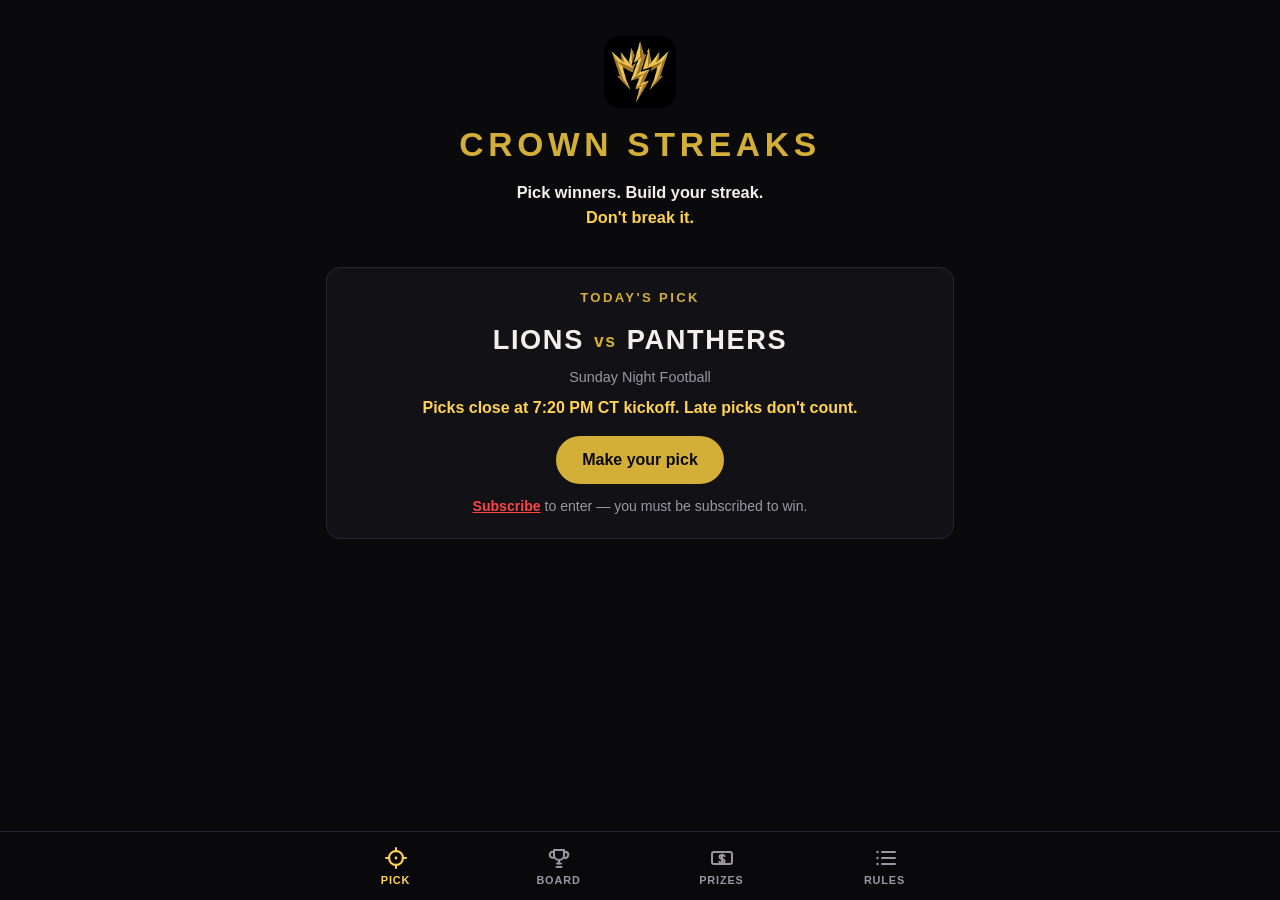
<file: index.html>
<!DOCTYPE html>
<html lang="en">
<head>
<meta charset="utf-8">
<meta name="viewport" content="width=device-width,initial-scale=1,viewport-fit=cover">
<title>Crown Streaks — Pick winners. Build your streak.</title>
<meta name="description" content="Crown Streaks on Crowned Cards: pick the winner every day, earn 100x your streak in points. Free to play. Top 3 point totals win the monthly cash jackpot.">
<meta property="og:title" content="Crown Streaks — Pick winners. Build your streak.">
<meta property="og:description" content="One pick a day. Correct picks earn 100x your streak in points. Wrong or miss and your streak resets. Top 3 point totals win the cash jackpot. Free to play.">
<meta property="og:type" content="website">
<meta property="og:url" content="https://david80023216.github.io/crowned-cards-leaderboard/">
<meta property="og:image" content="https://david80023216.github.io/crowned-cards-leaderboard/og-image.png">
<meta name="twitter:card" content="summary_large_image">
<meta name="theme-color" content="#0a0a0c">
<meta name="mobile-web-app-capable" content="yes">
<meta name="apple-mobile-web-app-capable" content="yes">
<meta name="apple-mobile-web-app-status-bar-style" content="black-translucent">
<meta name="apple-mobile-web-app-title" content="Crown Streaks">
<link rel="manifest" href="manifest.json">
<link rel="icon" type="image/png" sizes="192x192" href="icon-192.png">
<link rel="apple-touch-icon" href="icon-192.png">
<style>
  :root{
    --bg:#0a0a0c; --panel:#121216; --panel2:#17171d;
    --gold:#d4af37; --gold-hi:#ffd34d; --gold-dim:#8a6f24;
    --text:#f2f0ea; --muted:#9a97a0; --line:#26262e;
    --green:#3ddc74;
  }
  *{box-sizing:border-box}
  html,body{margin:0;padding:0}
  body{
    background:var(--bg); color:var(--text);
    font-family:-apple-system,BlinkMacSystemFont,"Segoe UI",Roboto,Helvetica,Arial,sans-serif;
    -webkit-font-smoothing:antialiased; line-height:1.5;
  }
  .wrap{max-width:660px;margin:0 auto;padding:0 16px 118px}
  header.hero{text-align:center;padding:36px 12px 20px}
  .crown{width:72px;height:72px;margin:0 auto 12px;display:block;border-radius:16px;animation:boltEnergy 2.2s ease-in-out infinite}
  @keyframes boltEnergy{
    0%,100%{filter:brightness(1) drop-shadow(0 0 6px rgba(255,215,0,.5))}
    15%{filter:brightness(1.35) drop-shadow(0 0 14px rgba(255,215,0,.85))}
    30%{filter:brightness(1) drop-shadow(0 0 6px rgba(255,215,0,.5))}
    45%{filter:brightness(1.2) drop-shadow(0 0 10px rgba(255,215,0,.7))}
    60%,100%{filter:brightness(1) drop-shadow(0 0 6px rgba(255,215,0,.5))}
  }
  h1.brand{margin:0;font-size:2.1rem;letter-spacing:.14em;font-weight:800;color:var(--gold)}
  p.tagline{margin:10px 0 0;font-size:1.02rem;color:var(--text);font-weight:600}
  p.tagline span{color:var(--gold-hi)}
  .live-dot{display:inline-block;width:8px;height:8px;border-radius:50%;background:var(--green);margin-right:6px;vertical-align:1px}
  section.card{
    background:var(--panel);border:1px solid var(--line);border-radius:14px;
    padding:20px 18px;margin:18px 0;
  }
  section.card h2{
    margin:0 0 12px;font-size:.82rem;letter-spacing:.18em;text-transform:uppercase;
    color:var(--gold);font-weight:800;
  }
  ol.steps{list-style:none;margin:0;padding:0;display:grid;gap:12px}
  ol.steps li{display:flex;gap:12px;align-items:flex-start}
  .n{
    flex:0 0 30px;height:30px;border-radius:50%;border:2px solid var(--gold);
    color:var(--gold);font-weight:800;display:flex;align-items:center;justify-content:center;
    font-size:.95rem;
  }
  .steps p{margin:2px 0 0;color:var(--muted);font-size:.95rem}
  .steps p strong{color:var(--text)}
  .pick{background:linear-gradient(180deg,#17171d,#101014);border:1px solid var(--gold-dim);text-align:center}
  .pick .vs{font-size:1.7rem;font-weight:800;letter-spacing:.06em;margin:6px 0}
  .pick .vs .sep{color:var(--gold);margin:0 10px;font-size:1.1rem;vertical-align:2px}
  .pick .cutoff{color:var(--gold-hi);font-weight:700;margin:8px 0 2px}
  .pick .sub{color:var(--muted);font-size:.9rem;margin:0}
  .cta{
    display:inline-block;margin-top:14px;padding:12px 26px;border-radius:999px;
    background:var(--gold);color:#0a0a0c;font-weight:800;text-decoration:none;font-size:1rem;
  }
  .sub-required{margin:12px 0 0;font-size:.88rem;color:var(--muted)}
  .sub-required a{color:#ff4444;font-weight:800;text-decoration:underline}
  table.board{width:100%;border-collapse:collapse;font-size:.95rem}
  table.board th{
    text-align:left;font-size:.72rem;letter-spacing:.12em;text-transform:uppercase;
    color:var(--muted);font-weight:700;padding:8px 6px;border-bottom:1px solid var(--line);
  }
  table.board td{padding:10px 6px;border-bottom:1px solid var(--line)}
  table.board tr:last-child td{border-bottom:0}
  .rank{color:var(--gold);font-weight:800;width:44px}
  .streak{font-weight:800;font-size:1.15rem;color:var(--gold-hi);text-align:right}
  .long{color:#aaff00;text-align:right;font-weight:700;animation:streakPulse 1.6s ease-in-out infinite}
  @keyframes streakPulse{0%,100%{opacity:1;text-shadow:0 0 8px rgba(170,255,0,.6)}50%{opacity:.65;text-shadow:0 0 2px rgba(170,255,0,.2)}}
  .demo-note{font-size:.82rem;color:var(--muted);margin:10px 0 0;font-style:italic}
  .search{width:100%;margin:12px 0 8px;padding:10px 14px;font-size:.95rem;border:1px solid var(--line);border-radius:10px;background:var(--panel2);color:var(--text);outline:none}
  .search:focus{border-color:var(--gold-dim)}
  .search::placeholder{color:var(--muted)}
  table.board thead th{position:sticky;top:0;background:var(--panel);z-index:2}
  #tab-board .card{padding-bottom:14px}
  .prizes{display:grid;gap:14px}
  .prize{
    display:flex;gap:14px;align-items:center;background:var(--panel2);
    border:1px solid var(--line);border-radius:12px;padding:12px;
  }
  .prize.first{border-color:var(--gold)}
  .prize img{width:84px;height:auto;border-radius:8px;flex:0 0 84px;background:#000}
  .prize .place{font-size:.72rem;letter-spacing:.14em;text-transform:uppercase;color:var(--gold);font-weight:800}
  .prize .name{font-weight:700;margin:2px 0;color:#aaff00}
  .prize .val{color:var(--muted);font-size:.88rem}
  .budget{font-size:.85rem;color:var(--muted);margin:12px 0 0}
  ul.rules{margin:0;padding:0;list-style:none;display:grid;gap:10px;font-size:.95rem;color:var(--muted)}
  ul.rules li{padding-left:22px;position:relative}
  ul.rules li::before{content:"";position:absolute;left:2px;top:9px;width:8px;height:8px;border-radius:50%;background:var(--gold)}
  ul.rules strong{color:var(--text)}
  footer{text-align:center;color:var(--muted);font-size:.85rem;padding:26px 0 10px}
  footer a{color:var(--gold);text-decoration:none;font-weight:700}
  .season{display:inline-block;margin-top:8px;padding:4px 14px;border:1px solid var(--gold-dim);border-radius:999px;color:var(--gold-hi);font-size:.78rem;letter-spacing:.14em;text-transform:uppercase}
  /* ---- bottom tab bar ---- */
  .tabbar{
    position:fixed;left:0;right:0;bottom:0;z-index:50;
    background:rgba(10,10,12,.97);backdrop-filter:blur(12px);-webkit-backdrop-filter:blur(12px);
    border-top:1px solid var(--line);
    padding-bottom:env(safe-area-inset-bottom);
  }
  .tabbar-inner{
    max-width:660px;margin:0 auto;display:grid;grid-template-columns:repeat(4,1fr);
    padding:8px 4px;
  }
  .tabbtn{
    display:flex;flex-direction:column;align-items:center;gap:4px;
    background:none;border:0;color:var(--muted);cursor:pointer;
    font-size:.68rem;font-weight:700;letter-spacing:.08em;text-transform:uppercase;
    font-family:inherit;padding:6px 0;
  }
  .tabbtn svg{width:24px;height:24px;stroke:currentColor;fill:none;stroke-width:2;stroke-linecap:round;stroke-linejoin:round}
  .tabbtn.active{color:var(--gold-hi)}
  .tabview{display:none}
  .tabview.active{display:block;animation:tabIn .18s ease-out}
  @keyframes tabIn{from{opacity:0;transform:translateY(6px)}to{opacity:1;transform:none}}
</style>
</head>
<body>
<div class="wrap">

  <header class="hero">
    <img class="crown" src="logo.webp" alt="Crown Streaks logo" width="72" height="72">
    <h1 class="brand">CROWN STREAKS</h1>
    <p class="tagline">Pick winners. Build your streak.<br><span>Don't break it.</span></p>
  </header>

  <!-- ============ TAB: PICK ============ -->
  <div class="tabview" id="tab-pick" role="tabpanel" aria-label="Today's pick">
    <!-- ============================================================
         TODAY'S PICK — EDIT DAILY
         Change the teams and cutoff below, then push the page.
         ============================================================ -->
    <section class="card pick" id="todays-pick">
      <h2>Today's pick</h2>
      <div class="vs">LIONS<span class="sep">vs</span>PANTHERS</div>
      <p class="sub">Sunday Night Football</p>
      <p class="cutoff">Picks close at 7:20 PM CT kickoff. Late picks don't count.</p>
      <a class="cta" href="https://www.youtube.com/shorts/LUgtOCJSLdQ">Make your pick</a>
      <p class="sub-required"><a href="https://www.youtube.com/@CrownedCards?sub_confirmation=1">Subscribe</a> to enter — you must be subscribed to win.</p>
    </section>
  </div>

  <!-- ============ TAB: BOARD ============ -->
  <div class="tabview" id="tab-board" role="tabpanel" aria-label="Points leaderboard">
    <section class="card">
      <h2>Points leaderboard</h2>
      <input type="search" id="playerSearch" class="search" placeholder="Search players..." aria-label="Search players">
      <table class="board" aria-label="Points leaderboard">
        <thead>
          <tr><th>Rank</th><th>Player</th><th style="text-align:right">Points</th><th style="text-align:right">Streak</th></tr>
        </thead>
        <tbody id="boardBody">
          <tr><td colspan="4" style="text-align:center;color:var(--muted);padding:24px 6px">No players yet — be the first to make your pick!</td></tr>
        </tbody>
      </table>
      <p class="demo-note">Live standings — updated Oct 04, 10:01 PM UTC. Ranked by total points; ties broken by longest streak.</p>
    </section>
  </div>

  <!-- ============ TAB: PRIZES ============ -->
  <div class="tabview" id="tab-prizes" role="tabpanel" aria-label="Monthly jackpot">
    <section class="card">
      <h2>Monthly jackpot — $100 cash</h2>
      <div class="prizes">
        <div class="prize first">
          <div>
            <div class="place">1st place</div>
            <div class="name">$50 cash</div>
            <div class="val">Most points in the month</div>
          </div>
        </div>
        <div class="prize">
          <div>
            <div class="place">2nd place</div>
            <div class="name">$30 cash</div>
            <div class="val">2nd-most points</div>
          </div>
        </div>
        <div class="prize">
          <div>
            <div class="place">3rd place</div>
            <div class="name">$20 cash</div>
            <div class="val">3rd-most points</div>
          </div>
        </div>
      </div>
      <p class="budget">The pot pays out when the month hits <strong>500 total picks</strong>. Fall short and the $100 <strong>rolls over</strong> — the jackpot grows every month until it hits. Split 50/30/20. Winners must be subscribed to Crowned Cards.</p>
    </section>
  </div>

  <!-- ============ TAB: RULES ============ -->
  <div class="tabview" id="tab-rules" role="tabpanel" aria-label="Rules">
    <section class="card">
      <h2><span class="live-dot"></span>How to play</h2>
      <ol class="steps">
        <li><div class="n">1</div><p><strong>Watch today's pick video</strong> on Crowned Cards.</p></li>
        <li><div class="n">2</div><p><strong>Comment your one-word pick</strong> before kickoff. Example: <strong>LIONS</strong></p></li>
        <li><div class="n">3</div><p><strong>Get it right, earn 100 × your streak.</strong> 1st in a row = 100 pts, 2nd = 200, 3rd = 300. Wrong or miss — streak resets, but you keep your points.</p></li>
      </ol>
    </section>

    <section class="card">
      <h2>The rules</h2>
      <ul class="rules">
        <li><strong>One pick per day.</strong> Comment your one-word pick on the day's pick video.</li>
        <li><strong>Before kickoff only.</strong> Comments during or after the game don't count.</li>
        <li><strong>Correct pick:</strong> earn 100 × your current streak. 1st in a row = 100 pts, 2nd = 200, 3rd = 300, and so on.</li>
        <li><strong>Wrong pick or missed video:</strong> your streak resets to zero, but you keep all banked points.</li>
        <li><strong>Monthly winners:</strong> the 3 highest point totals win the jackpot (50/30/20 split).</li>
        <li><strong>Jackpot threshold:</strong> 500 total picks unlocks the payout. Fall short and the $100 rolls over.</li>
        <li><strong>Tiebreaker:</strong> longest streak ranks higher.</li>
        <li><strong>Free to play.</strong> No entry fee, ever. Winners must be subscribed.</li>
      </ul>
    </section>

    <footer>
      <a href="https://www.youtube.com/@CrownedCards">Crowned Cards on YouTube</a>
      <br><span class="season">Season 1</span>
    </footer>
  </div>

</div>

<nav class="tabbar" role="tablist" aria-label="App sections">
  <div class="tabbar-inner">
    <button class="tabbtn" data-tab="pick" role="tab" aria-selected="true" aria-controls="tab-pick">
      <svg viewBox="0 0 24 24"><circle cx="12" cy="12" r="7"/><path d="M12 2v3.5M12 18.5V22M2 12h3.5M18.5 12H22"/><circle cx="12" cy="12" r="1.4" fill="currentColor" stroke="none"/></svg>
      <span>Pick</span>
    </button>
    <button class="tabbtn" data-tab="board" role="tab" aria-selected="false" aria-controls="tab-board">
      <svg viewBox="0 0 24 24"><path d="M7 4h10v5a5 5 0 0 1-10 0V4z"/><path d="M7 6H4.5A2.5 2.5 0 0 0 7 11.5"/><path d="M17 6h2.5A2.5 2.5 0 0 1 17 11.5"/><path d="M12 14v3.5"/><path d="M9.5 21h5"/><path d="M10 17.5h4"/></svg>
      <span>Board</span>
    </button>
    <button class="tabbtn" data-tab="prizes" role="tab" aria-selected="false" aria-controls="tab-prizes">
      <svg viewBox="0 0 24 24"><rect x="2" y="6" width="20" height="12" rx="2"/><path d="M12 8.5v7"/><path d="M14.6 10.1c-.6-.7-1.5-1-2.6-1-1.4 0-2.5.8-2.5 1.9 0 2.7 5 1.3 5 4 0 1.1-1.1 1.9-2.5 1.9-1.1 0-2-.4-2.6-1.1"/></svg>
      <span>Prizes</span>
    </button>
    <button class="tabbtn" data-tab="rules" role="tab" aria-selected="false" aria-controls="tab-rules">
      <svg viewBox="0 0 24 24"><path d="M9 6h13M9 12h13M9 18h13"/><circle cx="4.5" cy="6" r="1.2" fill="currentColor" stroke="none"/><circle cx="4.5" cy="12" r="1.2" fill="currentColor" stroke="none"/><circle cx="4.5" cy="18" r="1.2" fill="currentColor" stroke="none"/></svg>
      <span>Rules</span>
    </button>
  </div>
</nav>

<script>
(function(){
  // ---- tab switching ----
  var views={
    pick:document.getElementById('tab-pick'),
    board:document.getElementById('tab-board'),
    prizes:document.getElementById('tab-prizes'),
    rules:document.getElementById('tab-rules')
  };
  var btns=document.querySelectorAll('.tabbtn');
  function showTab(name){
    if(!views[name])return;
    for(var k in views){views[k].classList.toggle('active',k===name);}
    btns.forEach(function(b){
      var on=b.dataset.tab===name;
      b.classList.toggle('active',on);
      b.setAttribute('aria-selected',on?'true':'false');
    });
    window.scrollTo(0,0);
  }
  btns.forEach(function(b){
    b.addEventListener('click',function(){showTab(b.dataset.tab);});
  });
  showTab('pick');

  // ---- player search filter (Board tab) ----
  var input=document.getElementById('playerSearch');
  var body=document.getElementById('boardBody');
  if(input&&body){
    input.addEventListener('input',function(){
      var q=input.value.trim().toLowerCase();
      var rows=body.getElementsByTagName('tr');
      for(var i=0;i<rows.length;i++){
        var cells=rows[i].getElementsByTagName('td');
        if(cells.length<2)continue;
        var name=cells[1].textContent.toLowerCase();
        rows[i].style.display=(!q||name.indexOf(q)!==-1)?'':'none';
      }
    });
  }
})();
</script>
</body>
</html>
</file>
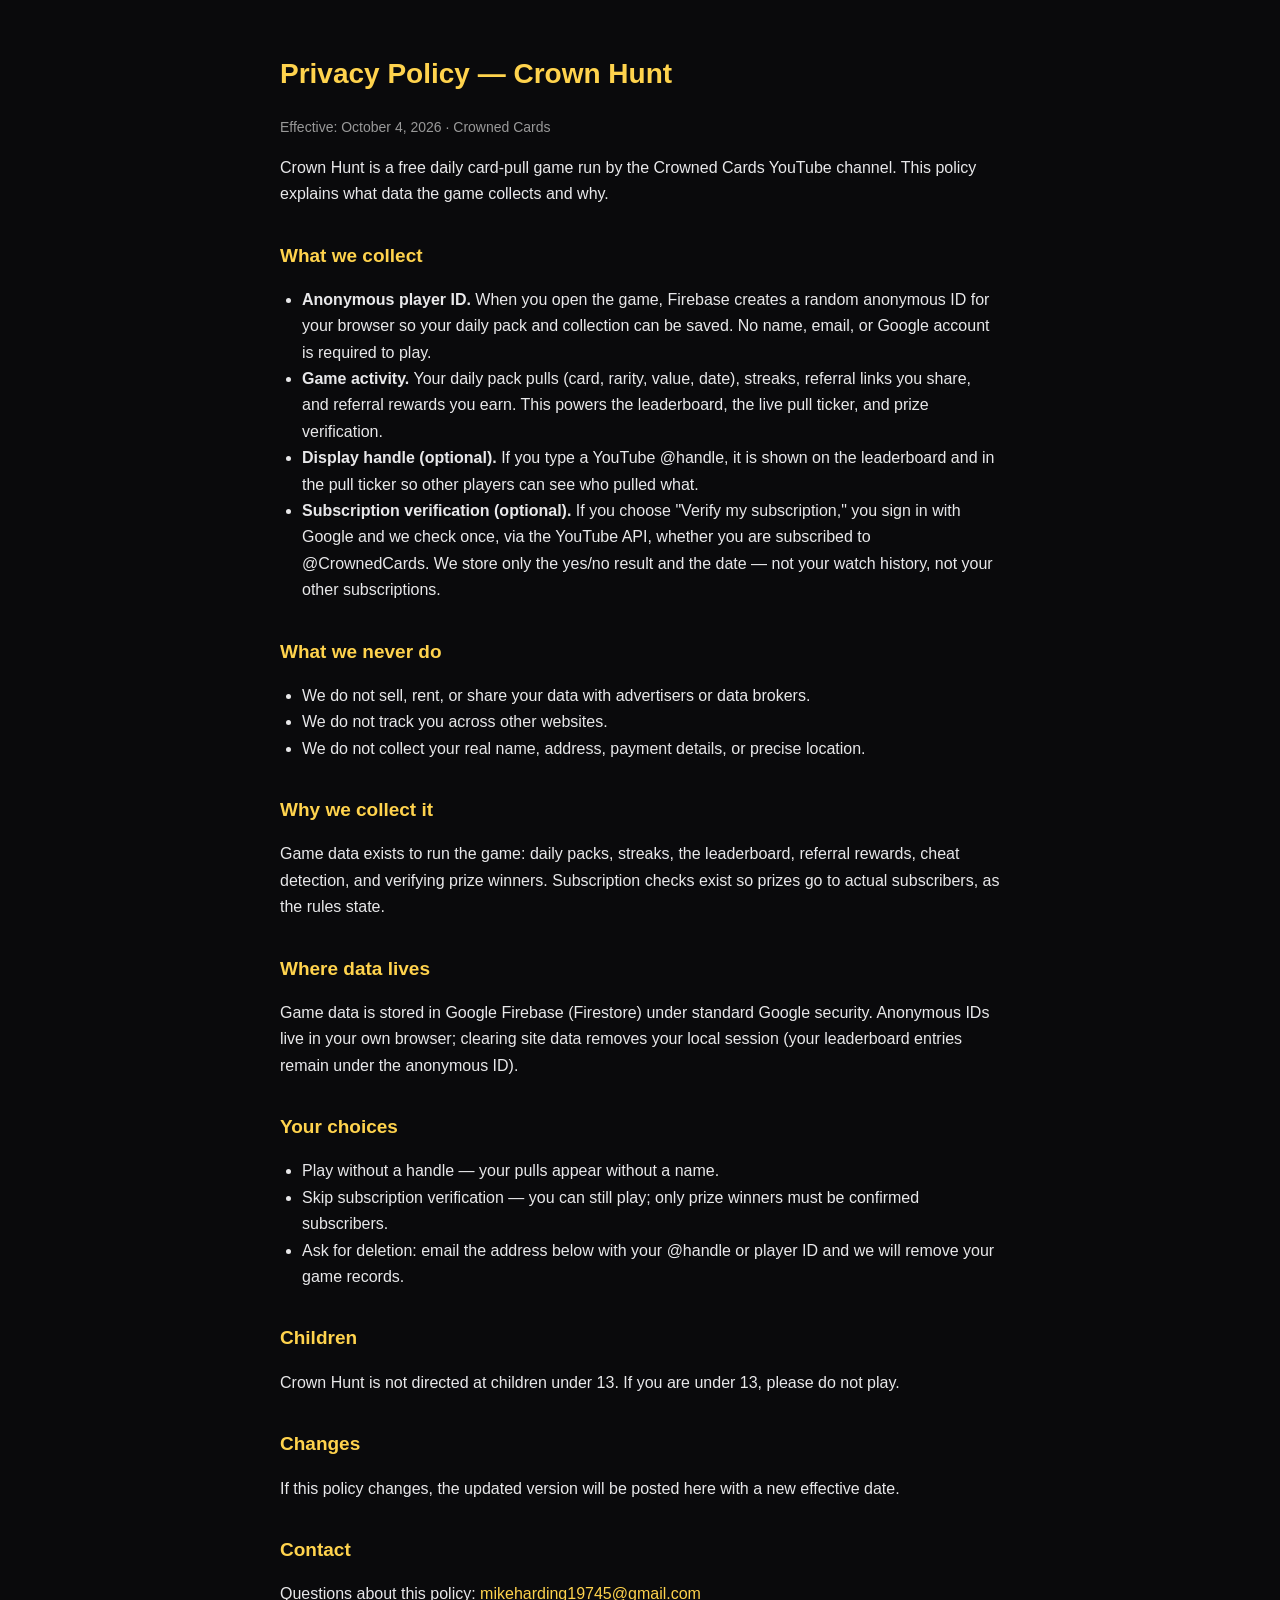
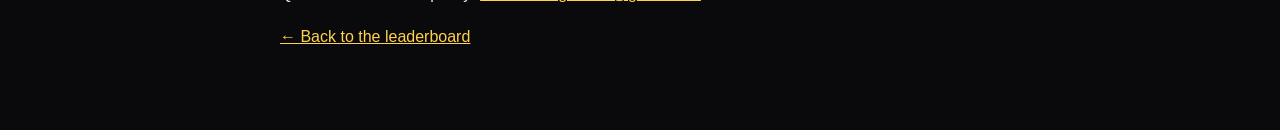
<file: privacy.html>
<!DOCTYPE html>
<html lang="en">
<head>
<meta charset="UTF-8">
<meta name="viewport" content="width=device-width, initial-scale=1.0">
<title>Privacy Policy — Crown Hunt</title>
<style>
  body { font-family: -apple-system, 'Segoe UI', Roboto, sans-serif; background: #0a0a0c; color: #e8e8ea; max-width: 720px; margin: 0 auto; padding: 32px 20px 64px; line-height: 1.65; }
  h1 { color: #ffd34d; font-size: 28px; }
  h2 { color: #ffd34d; font-size: 19px; margin-top: 32px; }
  a { color: #ffd34d; }
  .meta { color: #999; font-size: 14px; }
  ul { padding-left: 22px; }
</style>
</head>
<body>
<h1>Privacy Policy — Crown Hunt</h1>
<p class="meta">Effective: October 4, 2026 · Crowned Cards</p>

<p>Crown Hunt is a free daily card-pull game run by the Crowned Cards YouTube channel. This policy explains what data the game collects and why.</p>

<h2>What we collect</h2>
<ul>
  <li><strong>Anonymous player ID.</strong> When you open the game, Firebase creates a random anonymous ID for your browser so your daily pack and collection can be saved. No name, email, or Google account is required to play.</li>
  <li><strong>Game activity.</strong> Your daily pack pulls (card, rarity, value, date), streaks, referral links you share, and referral rewards you earn. This powers the leaderboard, the live pull ticker, and prize verification.</li>
  <li><strong>Display handle (optional).</strong> If you type a YouTube @handle, it is shown on the leaderboard and in the pull ticker so other players can see who pulled what.</li>
  <li><strong>Subscription verification (optional).</strong> If you choose "Verify my subscription," you sign in with Google and we check once, via the YouTube API, whether you are subscribed to @CrownedCards. We store only the yes/no result and the date — not your watch history, not your other subscriptions.</li>
</ul>

<h2>What we never do</h2>
<ul>
  <li>We do not sell, rent, or share your data with advertisers or data brokers.</li>
  <li>We do not track you across other websites.</li>
  <li>We do not collect your real name, address, payment details, or precise location.</li>
</ul>

<h2>Why we collect it</h2>
<p>Game data exists to run the game: daily packs, streaks, the leaderboard, referral rewards, cheat detection, and verifying prize winners. Subscription checks exist so prizes go to actual subscribers, as the rules state.</p>

<h2>Where data lives</h2>
<p>Game data is stored in Google Firebase (Firestore) under standard Google security. Anonymous IDs live in your own browser; clearing site data removes your local session (your leaderboard entries remain under the anonymous ID).</p>

<h2>Your choices</h2>
<ul>
  <li>Play without a handle — your pulls appear without a name.</li>
  <li>Skip subscription verification — you can still play; only prize winners must be confirmed subscribers.</li>
  <li>Ask for deletion: email the address below with your @handle or player ID and we will remove your game records.</li>
</ul>

<h2>Children</h2>
<p>Crown Hunt is not directed at children under 13. If you are under 13, please do not play.</p>

<h2>Changes</h2>
<p>If this policy changes, the updated version will be posted here with a new effective date.</p>

<h2>Contact</h2>
<p>Questions about this policy: <a href="mailto:mikeharding19745@gmail.com">mikeharding19745@gmail.com</a></p>

<p><a href="./">← Back to the leaderboard</a></p>
</body>
</html>
</file>
